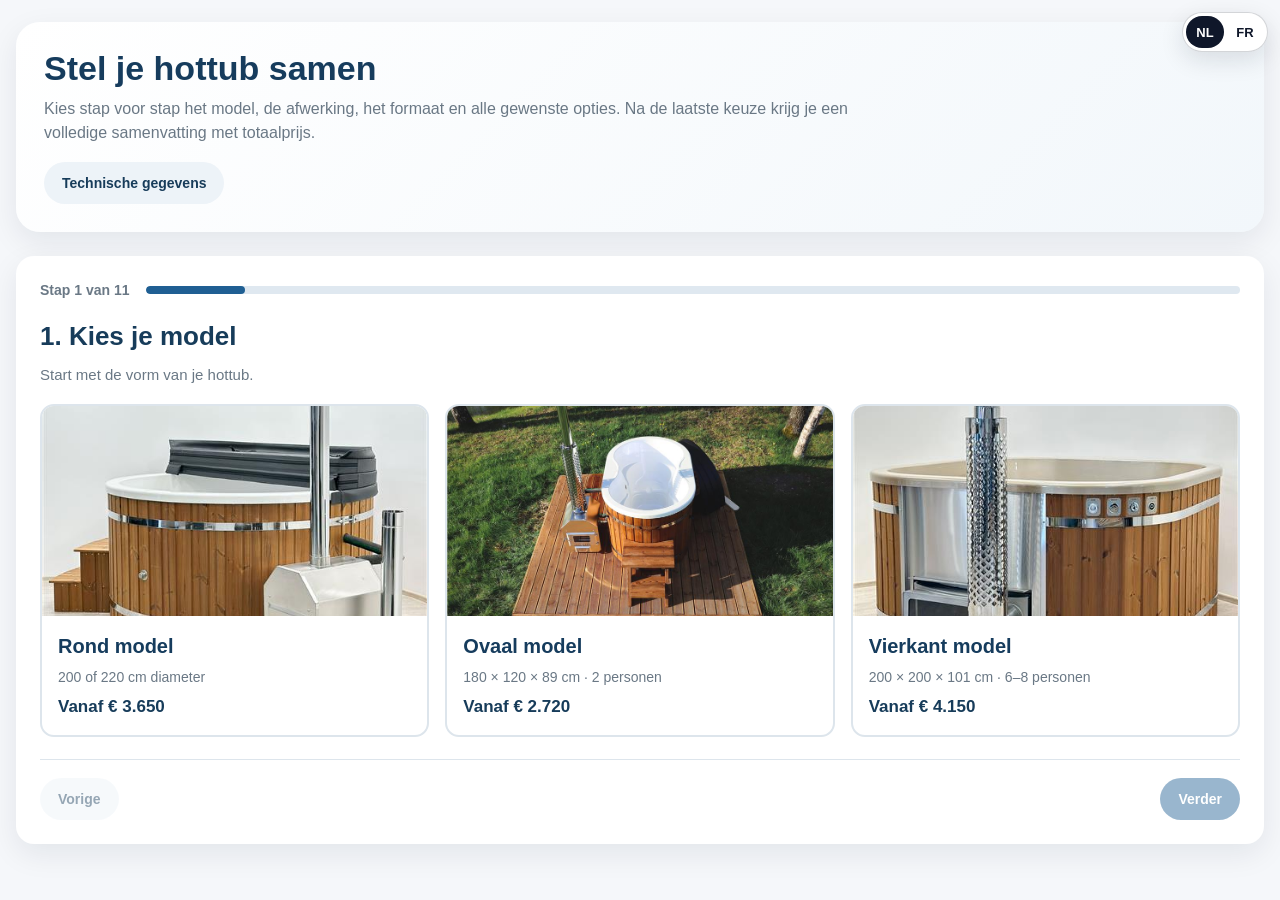
<file: hottub.html>
<!DOCTYPE html>
<html lang="nl">
<head>
  <meta charset="UTF-8" />
  <meta name="viewport" content="width=device-width, initial-scale=1.0" />
  <link rel="stylesheet" href="hottub.css?v=fr-20260731-3" />
  <title>Stel je hottub samen</title>
</head>
<body>
  <div class="page">
    <section class="hero">
      <h1>Stel je hottub samen</h1>
      <p>
        Kies stap voor stap het model, de afwerking, het formaat en alle gewenste opties.
        Na de laatste keuze krijg je een volledige samenvatting met totaalprijs.
      </p>
      <div class="hero-actions">
        <button id="technicalPrint" class="btn btn-secondary" type="button">Technische gegevens</button>
      </div>
    </section>

    <div class="layout" id="configLayout">
      <main class="main">

        <section class="section">
          <h2>1. Kies je model</h2>
          <p class="section-intro">Start met de vorm van je hottub.</p>
          <div class="grid-3">
            <label class="choice-card">
              <input type="radio" name="model" value="rond">
              <img src="images/hottub-fast/ronde-hottub.jpg" alt="Ronde hottub" loading="eager" decoding="async">
              <div class="choice-content">
                <h3>Rond model</h3>
                <p>200 of 220 cm diameter</p>
                <p class="choice-price">Vanaf € 3.650</p>
              </div>
            </label>

            <label class="choice-card">
              <input type="radio" name="model" value="ovaal">
              <img src="images/hottub-fast/ovale-hottub.jpg" alt="Ovale hottub" loading="eager" decoding="async">
              <div class="choice-content">
                <h3>Ovaal model</h3>
                <p>180 × 120 × 89 cm · 2 personen</p>
                <p class="choice-price">Vanaf € 2.720</p>
              </div>
            </label>

            <label class="choice-card">
              <input type="radio" name="model" value="vierkant">
              <img src="images/hottub-fast/square-hottub.jpg" alt="Vierkante hottub" loading="eager" decoding="async">
              <div class="choice-content">
                <h3>Vierkant model</h3>
                <p>200 × 200 × 101 cm · 6–8 personen</p>
                <p class="choice-price">Vanaf € 4.150</p>
              </div>
            </label>
          </div>
        </section>

        <section class="section">
          <h2>2. Kies je houtsoort</h2>
          <p class="section-intro">De prijs wordt later exact bepaald op basis van model en gekozen formaat.</p>
          <div class="auto-grid" id="woodOptions"></div>
        </section>

        <section class="section">
          <h2>3. Kies je diameter / formaat</h2>
          <p class="section-intro">De beschikbare afmetingen hangen af van het gekozen model.</p>
          <div class="grid-3" id="sizeOptions"></div>
        </section>

        <section class="section">
          <h2>4. Kies je kuipkleur</h2>
          <p class="section-intro">Geen prijsverschil tussen deze kleuren.</p>
          <div class="grid-3">
            <label class="choice-card">
              <input type="radio" name="kleur" value="Pearl White">
              <img src="images/hottub-fast/white.jpg" alt="Pearl White" loading="eager" decoding="async">
              <div class="choice-content">
              <h3>Pearl White</h3>
              <p>+ € 0</p>
              </div>
            </label>

            <label class="choice-card">
              <input type="radio" name="kleur" value="Metallic Grey">
              <img src="images/hottub-fast/grey.jpg" alt="Metallic Grey" loading="eager" decoding="async">
              <div class="choice-content">
              <h3>Metallic Grey</h3>
              <p>+ € 0</p>
              </div>
            </label>

            <label class="choice-card">
              <input type="radio" name="kleur" value="Metallic Gold" >
              <img src="images/hottub-fast/gold.jpg" alt="Metallic Gold" loading="eager" decoding="async">
              <div class="choice-content">
              <h3>Metallic Gold</h3>
              <p>+ € 0</p>
              </div>
            </label>
          </div>
        </section>

        <section class="section">
          <h2>5. Kies je opwarming</h2>
          <p class="section-intro">Kies eerst de gewenste manier van opwarmen. De exacte uitvoering kies je in de volgende stap.</p>
          <div class="grid-2">
            <label class="choice-card">
              <input type="radio" name="opwarming" value="extern" data-label="Externe houtkachel">
              <img src="images/configurator/opwarming-extern.webp" alt="Externe kachel" loading="lazy" decoding="async">
              <div class="choice-content">
                <h3>Extern</h3>
                <p>Houtkachel buiten de hottub voor extra ruimte binnenin.</p>
              </div>
            </label>

            <label class="choice-card">
              <input type="radio" name="opwarming" value="intern" data-label="Interne houtkachel">
              <div class="opwarming-intern-visual">
                <img class="opwarming-intern-photo" src="images/configurator/opwarming-intern.webp" alt="Interne kachel" loading="lazy" decoding="async">
              </div>
              <div class="choice-content">
                <h3>Intern</h3>
                <p>Geïntegreerde houtkachel met verhoogde zitplek.</p>
              </div>
            </label>

            <label class="choice-card">
              <input type="radio" name="opwarming" value="elektrisch" data-label="Elektrische opwarming">
              <img src="images/hottub-fast/gecko.jpg" alt="Elektrische Gecko" loading="eager" decoding="async">
              <div class="choice-content">
                <h3>Elektrisch</h3>
                <p>Volledig elektrisch</p>
              </div>
            </label>

            <label class="choice-card">
              <input type="radio" name="opwarming" value="hybride" data-label="Hybride opwarming">
              <div class="hybrid-heating-visual" aria-label="Geïntegreerde houtkachel plus elektrische Gecko-bediening">
                <img src="images/configurator/integrated-kachel.webp" alt="Geïntegreerde houtkachel" loading="lazy" decoding="async">
                <span class="hybrid-plus" aria-hidden="true">+</span>
                <img src="images/hottub-fast/gecko.jpg" alt="Elektrische Gecko-bediening" loading="eager" decoding="async">
              </div>
              <span class="badge">Combinatie</span>
              <div class="choice-content">
                <h3>Hybride</h3>
                <p>Houtkachel gecombineerd met een elektrische Gecko-verwarmer.</p>
              </div>
            </label>
          </div>
        </section>

        <section class="section">
          <h2>6. Kies je kachel</h2>
          <p class="section-intro" id="heaterIntro">Kies de uitvoering van je opwarming.</p>
          <div class="auto-grid" id="heaterOptions"></div>
        </section>

        <section class="section" id="massageSection">
          <h2>7. Kies je massage</h2>
          <p class="section-intro">Kies het gewenste jetsysteem. Prijzen worden later toegevoegd.</p>
          <div class="auto-grid">
            <label class="choice-card">
              <input type="checkbox" name="verlichting" value="199" data-label="1 hoofdled">
              <img src="images/configurator/hoofdled.webp" alt="Hoofdled" loading="lazy" decoding="async">
              <div class="choice-content">
                <h3>1 hoofdled</h3>
                <p>1 hoofdled in hottub</p>
                <p class="choice-price">+ € 199</p>
              </div>
            </label>

            <label class="choice-card">
              <input type="checkbox" name="verlichting" value="265" data-label="2 hoofdleds">
              <img src="images/configurator/hoofdled.webp" alt="Hoofdled" loading="lazy" decoding="async">
              <div class="choice-content">
                <h3>2 hoofdleds</h3>
                <p>2 hoofdleds in hottub</p>
                <p class="choice-price">+ € 265</p>
              </div>
            </label>

            <label class="choice-card">
              <input type="checkbox" name="verlichting" value="285" data-label="3 hoofdleds">
              <img src="images/configurator/hoofdled.webp" alt="Hoofdled" loading="lazy" decoding="async">
              <div class="choice-content">
                <h3>3 hoofdleds</h3>
                <p>3 hoofdleds in hottub</p>
                <p class="choice-price">+ € 285</p>
              </div>
            </label>

            <label class="choice-card">
              <input type="checkbox" name="verlichting" value="305" data-label="10 mini leds">
              <img src="images/configurator/mini-leds.webp" alt="Mini leds" loading="lazy" decoding="async">
              <div class="choice-content">
                <h3>10 mini leds</h3>
                <p>Fijne sfeerverlichting</p>
                <p class="choice-price">+ € 305</p>
              </div>
            </label>
          </div>
        </section>

        <section class="section" id="lightingSection">
          <h2>8. Kies je verlichting</h2>
          <p class="section-intro">Kies maximaal één hoofdledoptie. Je kunt 10 mini leds altijd bijkiezen.</p>
          <div class="auto-grid" id="lightingOptions"></div>
        </section>

        <section class="section">
          <h2>9. Kies je filtering</h2>
          <p class="section-intro">Voor helderder en proper water.</p>
          <div class="auto-grid">
            <label class="choice-card">
              <input type="radio" name="filter" value="0">
              <img src="images/configurator/geen-filtering.webp" alt="Geen filtering" loading="lazy" decoding="async">
              <div class="choice-content">
                <span class="badge">Standaard</span>
                <h3>Geen filtering</h3>
                <p>Zonder filtersysteem</p>
                <p class="choice-price">+ € 0</p>
              </div>
            </label>

            <label class="choice-card">
              <input type="radio" name="filter" value="405">
              <img src="images/hottub-fast/filter.jpg" alt="Zandfilter" loading="eager" decoding="async">
              <div class="choice-content">
                <h3>Zandfilter</h3>
                <p>Extra filtering van het water</p>
                <p class="choice-price">+ € 405</p>
              </div>
            </label>

            <label class="choice-card">
              <input type="radio" name="filter" value="830">
              <img src="images/hottub-fast/filter.jpg" alt="Zandfilter met UV" loading="eager" decoding="async">
              <div class="choice-content">
                <h3>Zandfilter + UV-filter</h3>
                <p>Extra waterbehandeling</p>
                <p class="choice-price">+ € 830</p>
              </div>
            </label>
          </div>
        </section>

        <section class="section">
          <h2>10. Kies je cover</h2>
          <p class="section-intro">Kies de gewenste afdekking.</p>
          <div class="auto-grid">
            <label class="choice-card">
              <input type="radio" name="cover" value="620">
              <img src="images/configurator/thermocover.webp" alt="Thermocover" loading="lazy" decoding="async">
              <div class="choice-content">
                <h3>Thermo Cover</h3>
                <p>Isolerende cover</p>
                <p class="choice-price">+ € 620</p>
              </div>
            </label>

          </div>
        </section>

        <section class="section">
          <h2>11. Kies je extra accessoires</h2>
          <p class="section-intro">Werk je hottub verder af met extra opties.</p>
          <div class="auto-grid">
            <label class="choice-card">
              <input type="checkbox" name="extra" value="210" data-label="Filterbox">
              <img src="images/hottub-fast/filterbox.jpg" alt="Filterbox" loading="eager" decoding="async">
              <div class="choice-content">
                <h3>Filterbox</h3>
                <p>Strakke afwerking</p>
                <p class="choice-price">+ € 210</p>
              </div>
            </label>

            <label class="choice-card">
              <input type="checkbox" name="extra" value="180" data-label="Beitsen">
              <img src="images/hottub-fast/beits.jpg" alt="Beits" loading="eager" decoding="async">
              <div class="choice-content">
              <h3>Beitsen</h3>
              <div class="meta">Beschermende afwerking van het hout</div>
              <div class="price">+ € 180</div>
              </div>
            </label>

            <label class="choice-card">
              <input type="checkbox" name="extra" value="180" data-label="RVS banden">
              <img src="images/hottub-fast/rvs-banden.jpg" alt="RVS banden" loading="eager" decoding="async">
              <div class="choice-content">
                <h3>RVS banden</h3>
                <p>Strakke metalen afwerking</p>
                <p class="choice-price">+ € 180</p>
              </div>
            </label>

            <label class="choice-card">
              <input type="checkbox" name="extra" value="95" data-label="Kachelbescherming">
              <img src="images/hottub-fast/kachel-bescherming.jpg" alt="Kachelbescherming" loading="eager" decoding="async">
              <div class="choice-content">
                <h3>Kachelbescherming</h3>
                <p class="choice-price">+ € 95</p>
              </div>
            </label>

            <label class="choice-card">
              <input type="checkbox" name="extra" value="80" data-label="+1m rookkanaal">
              <img src="images/configurator/rookkanaal-1m.webp" alt="1 meter rookkanaal" loading="lazy" decoding="async">
              <div class="choice-content">
              <h3>+1 m rookkanaal</h3>
              <div class="meta">Extra lengte</div>
              <div class="price">+ € 80</div>
              </div>
            </label>

            <label class="choice-card" id="wifiAccessory">
              <input type="checkbox" name="extra" value="255" data-label="Gecko Wifi systeem">
              <img src="images/Gecko wifi.webp" alt="Gecko wifi systeem" loading="eager" decoding="async">
              <div class="choice-content">
                <h3>Gecko Wifi systeem</h3>
                <p>Bediening via smartphone</p>
                <p class="choice-price">+ € 255</p>
              </div>
            </label>
            <label class="choice-card">
              <input type="checkbox" name="extra" value="149" data-label="Instapbeugel">
              <img src="images/configurator/instapbeugel.webp" alt="Instapbeugel" loading="lazy" decoding="async">
              <div class="choice-content">
                <h3>Instapbeugel</h3>
                <p class="choice-price">+ € 149</p>
              </div>
            </label>
          </div>

          <p class="section-intro" style="margin-top:18px;">
            Onze hottubs worden standaard geleverd met 2 m RVS rookkanaal, trapje, minibar, thermometer en waterafvoer.
          </p>
        </section>
      </main>

      <aside class="summary" id="finalSummary" aria-live="polite">
        <h2>Je samenstelling</h2>
        <p class="section-intro">Controleer hieronder alle gekozen opties.</p>

        <div class="final-summary-cards" id="finalSummaryCards"></div>

        <div class="total-box">
          <small>Totaalprijs</small>
          <strong id="totalPrice">€ 4.345</strong>
        </div>

        <div class="summary-list" id="summaryList"></div>

        <div class="summary-actions">
          <button id="offerPrint" class="btn btn-primary" type="button">Print offerte</button>
          <!-- <button class="btn btn-primary" type="button">Offerte aanvragen</button> -->
          <button class="btn btn-secondary" type="button" id="resetBtn">Opnieuw beginnen</button>
        </div>       
      </aside>
    </div>
  </div>

  <script src="i18n.js?v=fr-20260621c"></script>
  <script src="hottub.js?v=combijets-995-20261109"></script>
</body>
</html>
</file>
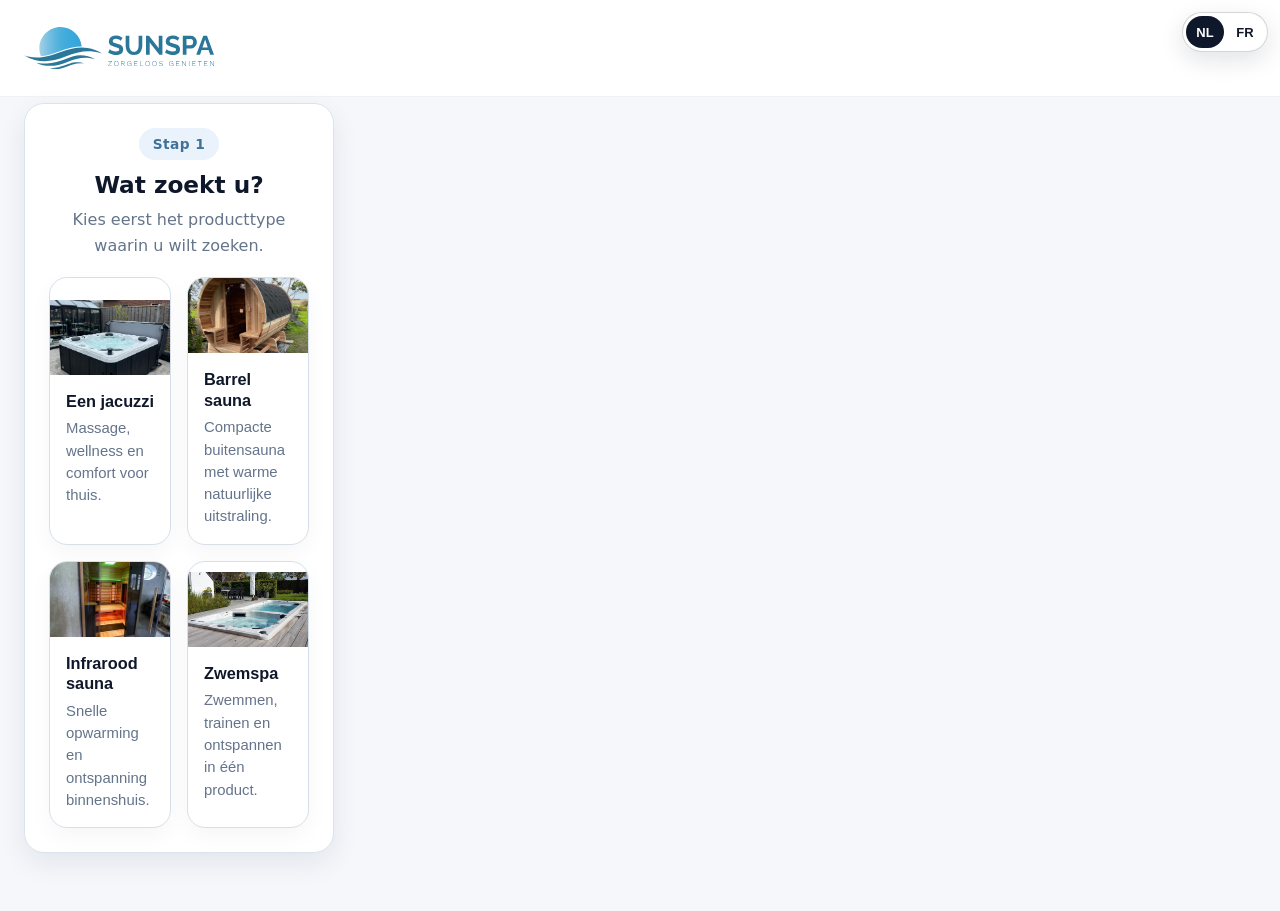
<file: oppervlakte.html>
<!doctype html>
<html lang="nl">
<head>
  <meta charset="utf-8" />
  <meta name="viewport" content="width=device-width, initial-scale=1" />
  <title>Keuzehulp | Sunspa Catalogus</title>
  <link rel="stylesheet" href="oppervlakte.css" />
</head>
<body>
  <header class="header">
    <div class="container header-row">
      <div class="brand">
        <img src="logo.svg" alt="Sunspa Benelux logo" class="logo" />
      </div>
    </div>
  </header>

  <main class="wizard-page compact-wizard-page">
    <section class="wizard-main compact-wizard-main">
      <div class="container wizard-single-layout no-sidebar compact-layout">
        <section class="wizard-screen-wrap">
          <section class="wizard-screen is-active" id="screen-type">
            <div class="wizard-step-card wizard-step-card-large compact-step-card">
              <div class="step-head step-head-centered compact-step-head">
                <div>
                  <div class="step-kicker">Stap 1</div>
                  <h2>Wat zoekt u?</h2>
                  <p>Kies eerst het producttype waarin u wilt zoeken.</p>
                </div>
              </div>
              <div class="option-grid option-grid-hero compact-option-grid" id="typeOptions"></div>
            </div>
          </section>

          <section class="wizard-screen" id="screen-size">
            <div class="wizard-step-card compact-step-card">
              <div class="step-head compact-step-head">
                <div>
                  <button type="button" class="ghost-btn" data-back="type">Vorige stap</button>
                  <div class="step-kicker">Stap 2</div>
                  <h2>Welke afmeting wenst u?</h2>
                  <p>Kies de afmetingscategorie die het best bij uw ruimte past.</p>
                </div>
              </div>
              <div class="option-grid compact-option-grid" id="sizeOptions"></div>
            </div>
          </section>

          <section class="wizard-screen" id="screen-extra">
            <div class="wizard-step-card compact-step-card">
              <div class="step-head compact-step-head">
                <div>
                  <div class="screen-actions compact-last-actions">
                    <button type="button" class="ghost-btn" data-back="size">Vorige stap</button>
                  </div>
                  <div class="step-kicker">Stap 3</div>
                  <h2>Laatste voorkeur</h2>
                  <p id="step4Description">Kies een extra voorkeur om uw selectie verder te verfijnen.</p>
                </div>
              </div>
              <div class="option-grid compact-option-grid" id="extraOptions"></div>
            </div>
          </section>

          <section class="wizard-screen" id="screen-results">
            <section class="result-head-card">
              <div>
                <div class="screen-actions">
                  <button type="button" class="ghost-btn" data-back="extra">Vorige stap</button>
                </div>
                <div class="step-kicker">Stap 4</div>
                <h2>Uw resultaten</h2>
                <p id="resultMeta">Hier verschijnen de modellen die passen bij uw keuze.</p>
              </div>
            </section>

            <section class="result-grid" id="resultGrid"></section>

            <section class="result-empty-card" id="emptyState" hidden>
              <h3>Geen exacte match gevonden</h3>
              <p>Pas één van uw keuzes aan of ga een stap terug.</p>
            </section>

            <section class="result-empty-card" id="errorBox" hidden>
              <h3>Fout bij laden</h3>
              <p id="errorText"></p>
            </section>
          </section>
        </section>
      </div>
    </section>
  </main>

  <template id="resultCardTemplate">
    <article class="result-card">
      <a class="result-card-link">
        <div class="result-image-wrap">
          <img class="result-image" alt="" loading="lazy" />
          <div class="result-badge"></div>
        </div>
        <div class="result-body">
          <h3 class="result-title"></h3>
          <div class="result-price"></div>
          <div class="result-spec-list"></div>
          <div class="result-cta">Bekijk product</div>
        </div>
      </a>
    </article>
  </template>

  <script src="i18n.js?v=fr-20260621c"></script>
  <script src="oppervlakte.js?v=fr-20260621"></script>
</body>
</html>
</file>
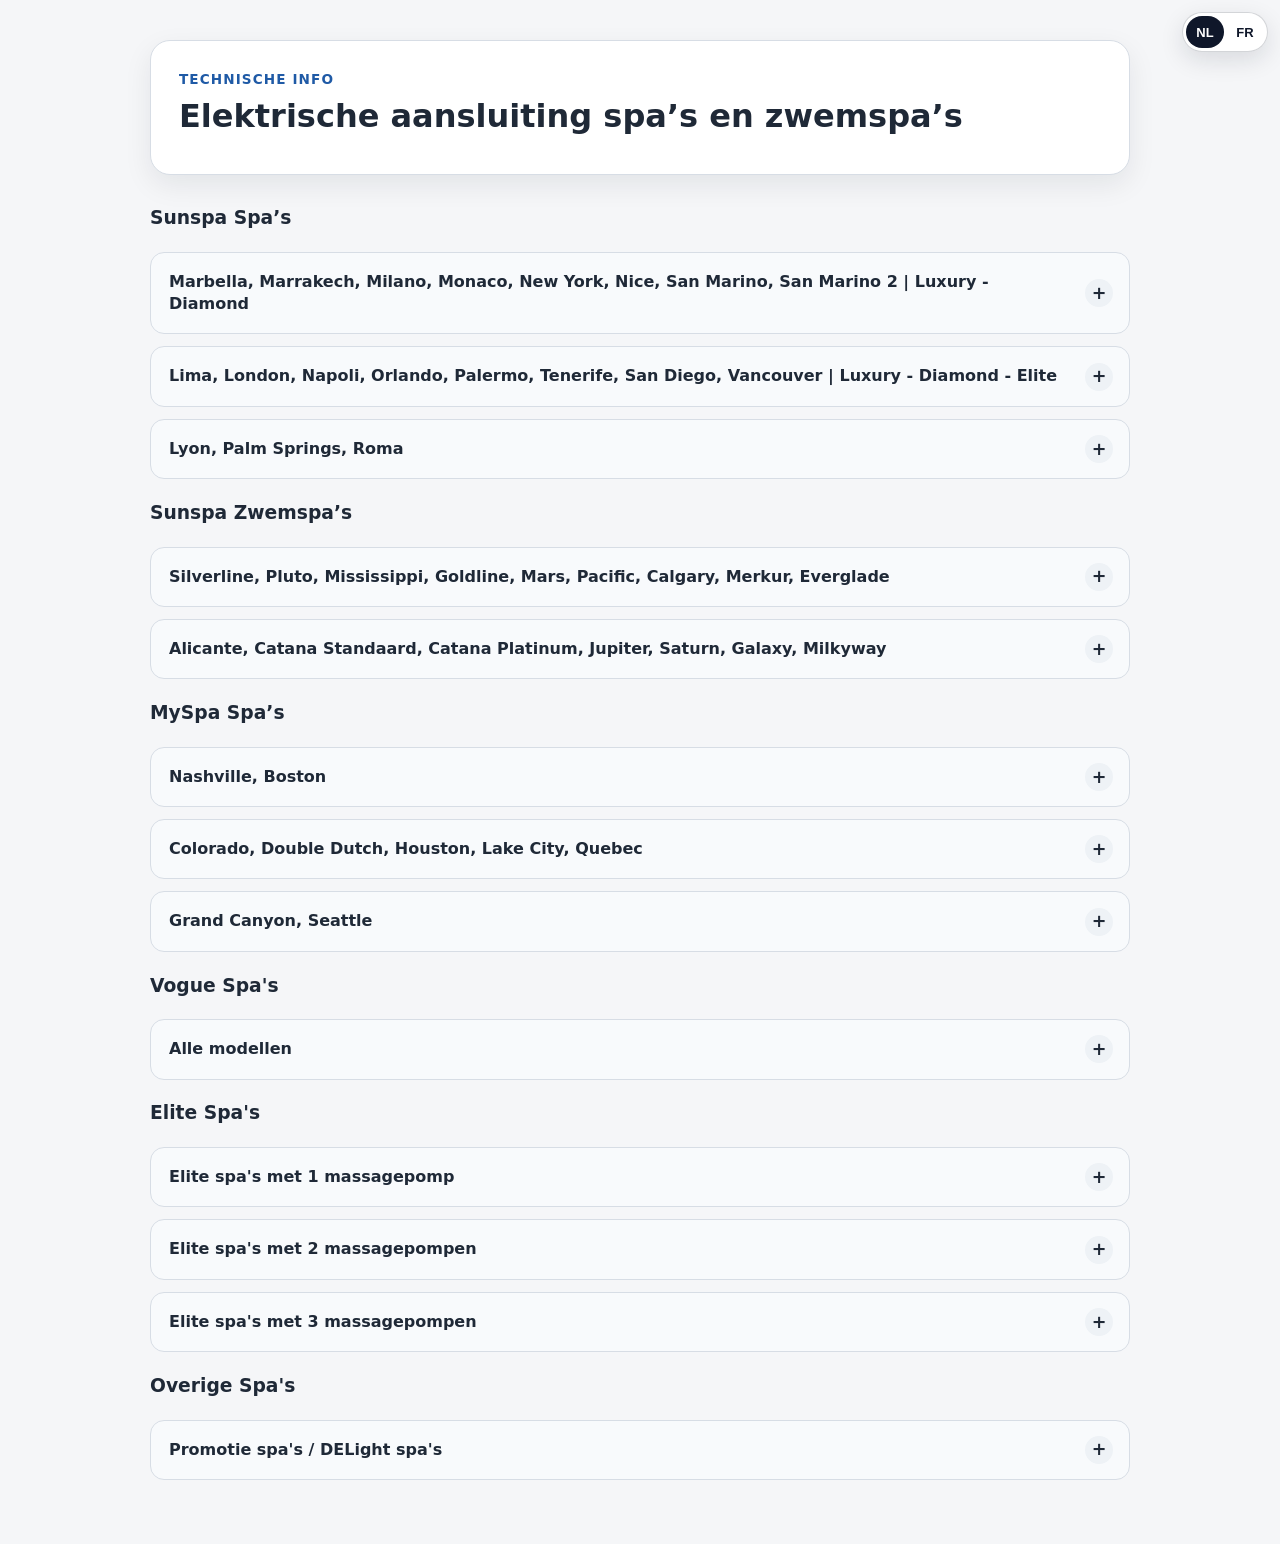
<file: stroom.html>
<!doctype html>
<html lang="nl">
<head>
  <meta charset="utf-8" />
  <meta name="viewport" content="width=device-width, initial-scale=1" />
  <title>Elektrische aansluiting | Sunspa Catalogus</title>
  <link rel="stylesheet" href="stroom.css" />
</head>
<body>
  <main class="page">
    <div class="container">
      <header class="page-header">
        <p class="eyebrow">Technische info</p>
        <h1>Elektrische aansluiting spa’s en zwemspa’s</h1>
      </header>

      <section class="content-block">
        <h3 class="accordion_title">Sunspa Spa’s</h3>
        <div class="accordion">
          <details class="accordion-item">
            <summary>Marbella, Marrakech, Milano, Monaco, New York, Nice, San Marino, San Marino 2 | Luxury - Diamond</summary>
            <div class="accordion-content">
              <p><strong>Luxury – Diamond (Balboa BP):</strong><br>1x fase 20 amp. C karakteristiek: (1x fase, 1x nul en aarde)<br>OF<br>2x fase 16 amp. C karakteristiek: (2x fase, 2x nul en aarde)<br>OF<br>3x fase 16 amp. C karakteristiek (<em>krachtstroom)</em>: (3x fase, 1x nul en aarde)</p>
            </div>
          </details>

          <details class="accordion-item">
            <summary>Lima, London, Napoli, Orlando, Palermo, Tenerife, San Diego, Vancouver | Luxury - Diamond - Elite</summary>
            <div class="accordion-content">
              <p><strong>Luxury – Diamond – Elite (Balboa BP):</strong><br>1x fase 25 amp. C karakteristiek: (1x fase, 1x nul en aarde)<br>OF<br>2x fase 16 amp. C karakteristiek: (2x fase, 2x nul en aarde)<br>OF<br>3x fase 16 amp. C karakteristiek (<em>krachtstroom):</em> (3x fase, 1x nul en aarde)</p>
            </div>
          </details>

          <details class="accordion-item">
            <summary>Lyon, Palm Springs, Roma</summary>
            <div class="accordion-content">
              <p><strong>Luxury – Diamond – Elite (Balboa BP):<br></strong>3x fase 16 amp. C karakteristiek (<em>krachtstroom):</em> (3x fase, 1x nul en aarde)<br>OF<br>3x fase 20 amp. C karakteristiek (<em>krachtstroom): </em>(3x fase, 1x nul en aarde) <br>OF<br>2x fase 20 amp. C karakteristiek: (2x fase, 2x nul en aarde) </p>
            </div>
          </details>
        </div>

        <div class="section-gap"></div>

        <h3 class="accordion_title">Sunspa Zwemspa’s</h3>
        <div class="accordion">
          <details class="accordion-item">
            <summary>Silverline, Pluto, Mississippi, Goldline, Mars, Pacific, Calgary, Merkur, Everglade</summary>
            <div class="accordion-content">
              <p>3x fase 20 amp. C karakteristiek (<em>krachtstroom):</em> (3x fase, 1x nul en aarde) <br>OF<br>2x fase 20 amp. C karakteristiek: (2x fase, 2x nul en aarde) </p>
            </div>
          </details>

          <details class="accordion-item">
            <summary>Alicante, Catana Standaard, Catana Platinum, Jupiter, Saturn, Galaxy, Milkyway</summary>
            <div class="accordion-content">
              <p><strong>Voor het spa gedeelte:</strong><br>1x fase 25 amp. C karakteristiek: (1x fase, 1x nul en aarde)<br>OF<br>2x fase16 amp. C karakteristiek: (2x fase, 2x nul en aarde)<br>OF<br>3x fase16 amp. C karakteristiek (<em>krachtstroom): </em>(3x fase, 1x nul en aarde)</p>
              <p><strong>Voor het zwemgedeelte:</strong><br>3x 220 (380) volt 16 amp. C karakteristiek (<em>krachtstroom):</em> (3x fase, 1x nul en aarde) <br>OF<br>2x 20 amp. C karakteristiek: (2x fase, 2x nul en aarde) </p>
            </div>
          </details>
        </div>

        <div class="section-gap"></div>

        <h3 class="accordion_title">MySpa Spa’s</h3>
        <div class="accordion">
          <details class="accordion-item">
            <summary>Nashville, Boston</summary>
            <div class="accordion-content">
              <p>1x fase 20 amp. C karakteristiek: (1x fase, 1x nul en aarde)<br>OF<br>2x fase16 amp. C karakteristiek: (2x fase, 2x nul en aarde)<br>OF<br>3x fase 16 amp. C karakteristiek (<em>krachtstroom)</em>: (3x fase, 1x nul en aarde)</p>
            </div>
          </details>

          <details class="accordion-item">
            <summary>Colorado, Double Dutch, Houston, Lake City, Quebec</summary>
            <div class="accordion-content">
              <p>1x fase 25 amp. C karakteristiek: (1x fase, 1x nul en aarde)<br>OF<br>2x fase16 amp. C karakteristiek: (2x fase, 2x nul en aarde)<br>OF<br>3x fase16 amp. C karakteristiek (<em>krachtstroom):</em>&nbsp;(3x fase, 1x nul en aarde)</p>
            </div>
          </details>

          <details class="accordion-item">
            <summary>Grand Canyon, Seattle</summary>
            <div class="accordion-content">
              <p>3x fase 16 amp. C karakteristiek (<em>krachtstroom): </em>(3x fase, 1x nul en aarde)</p>
              <p>OF</p>
              <p>3x fase 20 amp. C karakteristiek (<em>krachtstroom): </em>(3x fase, 1x nul en aarde) </p>
              <p>OF</p>
              <p>2x fase 20 amp. C karakteristiek: (2x fase, 2x nul en aarde) <br></p>
          </details>
        </div>

        <div class="section-gap"></div>

        <h3 class="accordion_title">Vogue Spa's</h3>
        <div class="accordion">
          <details class="accordion-item">
            <summary>Alle modellen</summary>
            <div class="accordion-content">
              <p>3x fase 16 amp. C karakteristiek (<em>krachtstroom):</em> (3x fase, 1x nul en aarde) <br>OF<br>2x fase 16 amp. C karakteristiek: (2x fase, 2x nul en aarde) <br>OF</p>
              <p>1x 25 amp. C karakteristiek: (1x fase, 1x nul en aarde) </p>
            </div>
          </details>
        </div>

        <div class="section-gap"></div>

        <h3 class="accordion_title">Elite Spa's</h3>
        <div class="accordion">
          <details class="accordion-item">
            <summary>Elite spa's met 1 massagepomp</summary>
            <div class="accordion-content">
              <p><strong>1 massagepomp:</strong><br>1x fase 20 amp. C karakteristiek: (1x fase, 1x nul en aarde)<br>OF<br>2x fase 16 amp. C karakteristiek: (2x fase, 2x nul en aarde)<br>OF<br>3x fase 16 amp. C karakteristiek: (3x fase, 1x nul en aarde)</p>
            </div>
          </details>

          <details class="accordion-item">
            <summary>Elite spa's met 2 massagepompen</summary>
            <div class="accordion-content">
              <p><strong>2 massagepompen:</strong><br>3x fase 16 amp. C karakteristiek (<em>krachtstroom</em>): (3x fase, 1x nul en aarde)<br>OF<br>2x fase 16 amp. C karakteristiek: (2x fase, 2x nul en aarde)<br>OF<br>1x 25 amp. C karakteristiek: (1x fase, 1x nul en aarde)</p>
            </div>
          </details>

          <details class="accordion-item">
            <summary>Elite spa's met 3 massagepompen</summary>
            <div class="accordion-content">
              <p><strong>3 massagepompen:</strong><br>3x fase 16 amp. C karakteristiek (<em>krachtstroom</em>): (3x fase, 1x nul en aarde)<br>OF<br>2x fase 20 amp. C karakteristiek: (2x fase, 2x nul en aarde)</p>
            </div>
          </details>
        </div>

        <h3 class="accordion_title">Overige Spa's</h3>
        <div class="accordion">
          <details class="accordion-item">
            <summary>Promotie spa's / DELight spa's</summary>
            <div class="accordion-content">
              <p>1x fase 20 amp. C karakteristiek: (1x fase, 1x nul en aarde)<br>OF<br>2x fase 16 amp. C karakteristiek: (2x fase, 2x nul en aarde)<br>OF<br>3x fase 16 amp. C karakteristiek: (3x fase, 1x nul en aarde)</p>
            </div>
          </details>
        </div>
      </section>
    </div>
  </main>
  <script src="i18n.js?v=fr-20260621c"></script>
</body>
</html>
</file>
<file: hottub.css>
:root {
      --bg: #f5f7fa;
      --card: #ffffff;
      --text: #1d2b36;
      --muted: #6a7885;
      --line: #dde5ec;
      --brand: #1f5f93;
      --brand-soft: rgba(31, 95, 147, 0.12);
      --shadow: 0 10px 30px rgba(14, 28, 45, 0.08);
      --radius: 18px;
      --radius-sm: 14px;
    }

    * {
      box-sizing: border-box;
    }

    html {
      scroll-behavior: smooth;
    }

    body {
      margin: 0;
      font-family: Arial, sans-serif;
      background: var(--bg);
      color: var(--text);
      line-height: 1.45;
    }

    .page {
      max-width: 1320px;
      margin: 0 auto;
      padding: 22px 16px 48px;
    }

    .hero {
      background: linear-gradient(135deg, #ffffff 0%, #f2f7fb 100%);
      border-radius: 24px;
      box-shadow: var(--shadow);
      padding: 28px;
      margin-bottom: 24px;
    }

    .hero h1 {
      margin: 0 0 10px;
      color: #163c5d;
      font-size: 34px;
      line-height: 1.1;
    }

    .hero p {
      margin: 0;
      max-width: 860px;
      color: var(--muted);
      font-size: 16px;
    }

    .hero-actions {
      display: flex;
      flex-wrap: wrap;
      gap: 10px;
      margin-top: 18px;
    }

    .layout {
      display: block;
    }

    .main {
      display: grid;
      gap: 20px;
    }

    .section {
      background: var(--card);
      border-radius: var(--radius);
      box-shadow: var(--shadow);
      padding: 24px;
    }

    .section:not(.is-active) {
      display: none;
    }

    .wizard-progress {
      display: flex;
      align-items: center;
      justify-content: space-between;
      gap: 16px;
      margin-bottom: 18px;
      color: var(--muted);
      font-size: 14px;
      font-weight: 700;
    }

    .wizard-progress-bar {
      flex: 1;
      height: 8px;
      border-radius: 999px;
      background: #dfe8f0;
      overflow: hidden;
    }

    .wizard-progress-fill {
      display: block;
      height: 100%;
      width: 0;
      border-radius: inherit;
      background: var(--brand);
      transition: width 0.2s ease;
    }

    .section h2 {
      margin: 0 0 8px;
      color: #173c5a;
      font-size: 26px;
    }

    .section-intro {
      margin: 0 0 18px;
      color: var(--muted);
      font-size: 15px;
    }

    .grid-2,
    .grid-3,
    .grid-4,
    .auto-grid {
      display: grid;
      gap: 16px;
    }

    .grid-2 {
      grid-template-columns: repeat(2, minmax(0, 1fr));
    }

    .grid-3 {
      grid-template-columns: repeat(3, minmax(0, 1fr));
    }

    .grid-4 {
      grid-template-columns: repeat(4, minmax(0, 1fr));
    }

    .auto-grid {
      grid-template-columns: repeat(3, minmax(0, 1fr));
    }

    .choice-card,
    .simple-card,
    .swatch-card {
      position: relative;
      display: block;
      background: #fff;
      border: 2px solid var(--line);
      border-radius: var(--radius-sm);
      overflow: hidden;
      cursor: pointer;
      transition: transform 0.18s ease, box-shadow 0.18s ease, border-color 0.18s ease;
    }

    #wifiAccessory[hidden] {
      display: none !important;
    }

    .choice-card:hover,
    .simple-card:hover,
    .swatch-card:hover {
      transform: translateY(-2px);
      box-shadow: 0 10px 24px rgba(0,0,0,0.08);
      border-color: #bfd0df;
    }

    .choice-card input,
    .simple-card input,
    .swatch-card input {
      position: absolute;
      inset: 0;
      opacity: 0;
      pointer-events: none;
    }

    .choice-card:has(input:checked),
    .simple-card:has(input:checked),
    .swatch-card:has(input:checked) {
      border-color: var(--brand);
      box-shadow: 0 0 0 4px var(--brand-soft);
    }

    .choice-card img {
      width: 100%;
      height: 210px;
      object-fit: cover;
      display: block;
      background: #edf3f7;
    }

    .opwarming-intern-visual {
      height: 210px;
      overflow: hidden;
      background: #edf3f7;
    }

    .choice-card .opwarming-intern-visual .opwarming-intern-photo {
      width: 100%;
      height: 210px;
      min-height: 0;
      transform: scale(1.38);
      transform-origin: 64% 66%;
    }

    .hybrid-heating-visual {
      display: grid;
      grid-template-columns: minmax(0, 1fr) 46px minmax(0, 1fr);
      align-items: stretch;
      height: 210px;
      overflow: hidden;
      background: #edf3f7;
    }

    .choice-card .hybrid-heating-visual img {
      width: 100%;
      height: 210px;
      min-height: 0;
      object-fit: cover;
    }

    .choice-card .hybrid-heating-visual img:last-child {
      object-fit: cover;
      background: #ffffff;
      padding: 0;
    }

    .hybrid-plus {
      display: grid;
      place-items: center;
      align-self: stretch;
      color: #ffffff;
      background: #173c5a;
      font-size: 34px;
      font-weight: 800;
      line-height: 1;
    }

    .air-jets-photo {
      position: relative;
      display: flex;
      justify-content: center;
      width: 100%;
      height: 210px;
      overflow: hidden;
      background: #e5e7eb;
    }

    .choice-card .air-jets-photo img {
      width: auto;
      max-width: 100%;
      height: 100%;
      min-height: 0;
      object-fit: contain;
    }

    .air-jet-marker {
      position: absolute;
      width: 27px;
      height: 27px;
      border: 5px solid #ef1c1c;
      border-radius: 50%;
      pointer-events: none;
      transform: translate(-50%, -50%);
      box-sizing: border-box;
    }

    /* Posities op de ongewijzigde, staande bronfoto. */
    .air-jet-marker-left {
      left: calc(50% - 24.5px);
      top: 83.3%;
    }

    .air-jet-marker-right {
      left: calc(50% + 54.5px);
      top: 59.7%;
    }

    .choice-content {
      padding: 16px;
    }

    .choice-content h3 {
      margin: 0 0 6px;
      font-size: 20px;
      color: #163c5d;
    }

    .choice-content p {
      margin: 0;
      color: var(--muted);
      font-size: 14px;
    }

    .choice-price {
      margin-top: 8px !important;
      font-weight: 700;
      color: #173c5a !important;
      font-size: 17px !important;
    }

    .simple-card {
      padding: 16px;
      min-height: 118px;
    }

    .simple-card h3 {
      margin: 0 0 7px;
      font-size: 19px;
      color: #173c5a;
    }

    .simple-card .meta {
      color: var(--muted);
      font-size: 14px;
      margin-bottom: 8px;
    }

    .simple-card .price {
      font-weight: 700;
      color: #173c5a;
      font-size: 18px;
    }

    .heater-upgrade-card > img {
      display: block;
      width: 100%;
      height: 180px;
      margin: 0 0 12px;
      object-fit: contain;
      background: #ffffff;
      border-radius: 8px;
    }

    .badge {
      display: inline-block;
      padding: 6px 10px;
      border-radius: 999px;
      background: #edf4fa;
      color: var(--brand);
      font-size: 12px;
      font-weight: 700;
      margin-bottom: 10px;
    }

    .swatch-card {
      padding: 16px;
      min-height: 130px;
    }

    .swatch-preview {
      width: 100%;
      height: 52px;
      border-radius: 999px;
      border: 1px solid rgba(0,0,0,0.08);
      margin-bottom: 14px;
    }

    .swatch-card h3 {
      margin: 0 0 6px;
      font-size: 18px;
      color: #173c5a;
    }

    .swatch-card p {
      margin: 0;
      font-size: 14px;
      color: var(--muted);
    }

    .summary {
      display: none;
      position: static;
      background: var(--card);
      border-radius: 20px;
      box-shadow: var(--shadow);
      padding: 22px;
    }

    .summary.is-active {
      display: block;
    }

    .summary h2 {
      margin: 0 0 14px;
      font-size: 24px;
      color: #173c5a;
    }

    .total-box {
      padding: 18px;
      border-radius: 16px;
      background: #f2f7fb;
      border: 1px solid #d6e4f0;
      margin-bottom: 18px;
    }

    .total-box small {
      display: block;
      color: var(--muted);
      margin-bottom: 6px;
      font-size: 13px;
    }

    .total-box strong {
      display: block;
      font-size: 34px;
      color: #173c5a;
      line-height: 1.1;
    }

    .summary-list {
      display: grid;
      gap: 10px;
    }

    .final-summary-cards {
      display: grid;
      grid-template-columns: repeat(2, minmax(0, 1fr));
      gap: 12px;
      margin-bottom: 18px;
    }

    .final-summary-card {
      display: grid;
      grid-template-columns: 92px minmax(0, 1fr) auto;
      gap: 14px;
      align-items: center;
      padding: 12px;
      border: 1px solid var(--line);
      border-radius: var(--radius-sm);
      background: #fff;
      min-height: 96px;
    }

    .final-summary-card img,
    .final-summary-thumb-fallback {
      width: 92px;
      height: 72px;
      border-radius: 10px;
      object-fit: cover;
      background: #edf3f7;
      display: grid;
      place-items: center;
      color: var(--brand);
      font-weight: 800;
      font-size: 13px;
      text-align: center;
      padding: 8px;
    }

    .final-summary-card small {
      display: block;
      margin-bottom: 4px;
      color: var(--muted);
      font-size: 12px;
      font-weight: 700;
      text-transform: uppercase;
    }

    .final-summary-card strong {
      display: block;
      color: #173c5a;
      font-size: 17px;
      line-height: 1.2;
    }

    .final-summary-card .summary-card-price {
      color: #173c5a;
      font-weight: 800;
      white-space: nowrap;
      text-align: right;
    }

    .summary-row {
      display: flex;
      justify-content: space-between;
      gap: 12px;
      align-items: flex-start;
      border-bottom: 1px solid var(--line);
      padding-bottom: 10px;
      font-size: 14px;
    }

    .summary-row .left {
      color: var(--muted);
      min-width: 100px;
    }

    .summary-row .right {
      text-align: right;
      color: #173c5a;
      font-weight: 700;
    }

    .summary-note {
      margin-top: 18px;
      color: var(--muted);
      font-size: 13px;
    }

    .summary-actions {
      display: flex;
      gap: 10px;
      flex-wrap: wrap;
      margin-top: 18px;
    }

    .wizard-actions {
      display: flex;
      justify-content: space-between;
      gap: 12px;
      margin-top: 22px;
      padding-top: 18px;
      border-top: 1px solid var(--line);
    }

    .btn {
      appearance: none;
      border: none;
      border-radius: 999px;
      padding: 13px 18px;
      font-weight: 700;
      cursor: pointer;
      font-size: 14px;
    }

    .btn[disabled] {
      cursor: not-allowed;
      opacity: 0.45;
    }

    .btn:hover {
      filter: brightness(0.97);
    }

    .btn-primary {
      background: var(--brand);
      color: #fff;
    }

    .btn-secondary {
      background: #edf3f8;
      color: #173c5a;
    }

    .hidden {
      display: none !important;
    }

    @media (min-width: 900px) and (min-height: 1200px) {
      .page {
        max-width: 1080px;
        padding: 30px 24px 56px;
      }

      .section,
      .summary {
        padding: 30px;
      }

      .choice-card img {
        height: 260px;
      }

      .btn {
        min-height: 58px;
        padding: 16px 26px;
        font-size: 17px;
      }
    }

    @media (max-width: 699px) {
      .grid-4,
      .grid-3,
      .grid-2 {
        grid-template-columns: 1fr;
      }

      .auto-grid {
        grid-template-columns: 1fr;
      }

      .choice-card img {
        height: 190px;
      }

      .hero h1 {
        font-size: 28px;
      }

      .section {
        padding: 18px;
      }
    }

    @media (max-width: 699px) {
      .page {
        padding: 10px 10px 28px;
      }

      .hero {
        margin-bottom: 12px;
        padding: 18px;
        border-radius: 18px;
      }

      .hero h1 {
        font-size: 25px;
      }

      .hero p {
        font-size: 14px;
      }

      .hero-actions,
      .summary-actions {
        display: grid;
        grid-template-columns: 1fr;
      }

      .layout,
      .main {
        gap: 12px;
      }

      .summary {
        padding: 14px;
        border-radius: 16px;
      }

      .summary h2 {
        margin-bottom: 10px;
        font-size: 20px;
      }

      .total-box {
        margin-bottom: 12px;
        padding: 12px;
      }

      .total-box strong {
        font-size: 28px;
      }

      .summary-list {
        gap: 8px;
      }

      .summary-row {
        gap: 8px;
        padding-bottom: 8px;
        font-size: 13px;
      }

      .summary-row .left {
        min-width: 86px;
      }

      .summary-note {
        display: none;
      }

      .final-summary-cards {
        grid-template-columns: 1fr;
      }

      .final-summary-card {
        grid-template-columns: 78px minmax(0, 1fr);
      }

      .final-summary-card img,
      .final-summary-thumb-fallback {
        width: 78px;
        height: 64px;
      }

      .final-summary-card .summary-card-price {
        grid-column: 2;
        text-align: left;
      }

      .section {
        padding: 16px;
        border-radius: 16px;
      }

      .section h2 {
        font-size: 21px;
        line-height: 1.15;
      }

      .section-intro {
        margin-bottom: 12px;
        font-size: 14px;
      }

      .grid-2,
      .grid-3,
      .grid-4,
      .auto-grid {
        gap: 10px;
      }

      .choice-card {
        display: grid;
        grid-template-columns: 112px minmax(0, 1fr);
        min-height: 116px;
      }

      .choice-card:not(:has(img)) .choice-content {
        grid-column: 1 / -1;
      }

      .choice-card img {
        width: 112px;
        height: 100%;
        min-height: 116px;
        object-fit: cover;
      }

      .opwarming-intern-visual {
        width: 112px;
        height: 100%;
        min-height: 116px;
      }

      .choice-card .opwarming-intern-visual .opwarming-intern-photo {
        width: 112px;
        height: 100%;
        min-height: 116px;
      }

      .choice-content {
        min-width: 0;
        padding: 12px;
      }

      .choice-content h3,
      .simple-card h3,
      .swatch-card h3 {
        font-size: 17px;
        line-height: 1.18;
      }

      .choice-content p,
      .simple-card .meta,
      .swatch-card p {
        font-size: 13px;
        line-height: 1.3;
      }

      .choice-price,
      .simple-card .price {
        font-size: 15px !important;
      }

      .simple-card,
      .swatch-card {
        min-height: 0;
        padding: 13px;
      }

      .badge {
        margin-bottom: 8px;
        padding: 5px 9px;
      }

      .btn {
        width: 100%;
        min-height: 46px;
      }

      .wizard-actions {
        display: grid;
        grid-template-columns: 1fr;
      }
    }

    @media (max-width: 420px) {
      .choice-card {
        grid-template-columns: 96px minmax(0, 1fr);
      }

      .choice-card img {
        width: 96px;
        min-height: 108px;
      }

      .choice-content {
        padding: 10px;
      }

    }
</file>
<file: oppervlakte.css>
:root {
  --bg: #f5f7fb;
  --surface: #ffffff;
  --surface-soft: #f8fbff;
  --text: #0f172a;
  --muted: #64748b;
  --line: #dbe4ee;
  --accent: #407298;
  --accent-soft: #eaf3fb;
  --accent-strong: #274863;
  --shadow: 0 10px 28px rgba(15, 23, 42, 0.08);
  --radius: 18px;
  --container: 1400px;
}

* { box-sizing: border-box; }
html, body { margin: 0; padding: 0; min-height: 100%; }
html { -webkit-text-size-adjust: 100%; }
body {
  font-family: ui-sans-serif, system-ui, -apple-system, Segoe UI, Roboto, Helvetica, Arial, sans-serif;
  background: var(--bg);
  color: var(--text);
}

a { color: inherit; text-decoration: none; }
img { max-width: 100%; display: block; }
.container { max-width: var(--container); margin: 0 auto; padding: 0 24px; }

.header { background: #ffffff; border-bottom: 1px solid rgba(15, 23, 42, 0.06); }
.header-row { display: flex; align-items: center; justify-content: space-between; min-height: 96px; }
.brand { display: flex; align-items: center; }
.logo { width: 190px; height: auto; }

.category-menu {
  background: rgba(255, 255, 255, 0.72);
  border-bottom: 1px solid rgba(15, 23, 42, 0.06);
  backdrop-filter: blur(6px);
  -webkit-backdrop-filter: blur(6px);
}
.category-menu-secondary { background: transparent; border-bottom: none; }
.category-menu-row {
  display: flex; align-items: center; justify-content: center; flex-wrap: wrap; gap: 0; padding: 14px 0;
}
.category-link {
  display: inline-flex; align-items: center; justify-content: center; min-height: 48px; padding: 0 18px;
  background: #ebeff3; color: #0f172a; text-transform: uppercase; font-weight: 700; font-size: 0.92rem;
  border: 1px solid #dde5ec;
  transition: background 0.2s ease, color 0.2s ease, border-color 0.2s ease, transform 0.2s ease, box-shadow 0.2s ease;
}
.category-link:hover { background: #ffffff; box-shadow: 0 8px 18px rgba(15, 23, 42, 0.08); transform: translateY(-1px); }
.category-link.is-active {
  background: var(--accent-strong); color: #ffffff; border-color: var(--accent-strong);
  box-shadow: 0 10px 24px rgba(15, 23, 42, 0.16);
}

.wizard-page { padding-bottom: 40px; }
.wizard-hero { padding: 34px 0 20px; }
.wizard-hero-card {
  background: var(--surface); border: 1px solid var(--line); border-radius: 24px; box-shadow: var(--shadow); padding: 28px;
}
.wizard-eyebrow, .step-kicker, .wizard-sidebar-label {
  display: inline-flex; align-items: center; padding: 8px 14px; border-radius: 999px;
  background: var(--accent-soft); color: var(--accent); font-size: 0.86rem; font-weight: 800; letter-spacing: 0.03em;
}
.wizard-hero-card h1 { margin: 14px 0 10px; font-size: clamp(2rem, 3vw, 2.8rem); line-height: 1.08; }
.wizard-hero-card p, .step-head p, .result-head-card p, .result-empty-card p { margin: 0; color: var(--muted); line-height: 1.65; }
.wizard-main { padding: 6px 0 0; }

.wizard-single-layout {
  display: grid;
  grid-template-columns: 310px minmax(0, 1fr);
  gap: 22px;
  align-items: start;
}

.wizard-sidebar-card,
.wizard-step-card,
.result-head-card,
.result-empty-card,
.result-card {
  background: var(--surface);
  border: 1px solid var(--line);
  border-radius: 20px;
  box-shadow: var(--shadow);
}

.wizard-sidebar-card {
  padding: 22px;
  position: sticky;
  top: 18px;
}

.wizard-sidebar-top {
  display: flex;
  justify-content: space-between;
  gap: 12px;
  align-items: flex-start;
  margin-bottom: 18px;
}

.wizard-sidebar-top h2 { margin: 10px 0 0; font-size: 1.3rem; }

.ghost-btn {
  appearance: none;
  border: 1px solid #d7e0e9;
  background: #eef3f8;
  color: #274863;
  padding: 11px 16px;
  min-height: 46px;
  border-radius: 14px;
  font-weight: 800;
  cursor: pointer;
  transition: all 0.2s ease;
}

.ghost-btn:hover { background: #e3ecf5; border-color: #bfd0df; }
.ghost-btn:disabled { opacity: 0.45; cursor: not-allowed; }

.progress-list { display: grid; gap: 10px; }
.progress-item {
  display: flex; align-items: center; gap: 12px; padding: 12px 14px; border-radius: 14px; border: 1px solid transparent;
}
.progress-number {
  width: 34px; height: 34px; border-radius: 999px; display: inline-flex; align-items: center; justify-content: center;
  background: #edf2f7; color: #274863; font-weight: 900; flex: 0 0 34px;
}
.progress-text { font-weight: 700; color: #334155; }
.progress-item.is-active { background: var(--accent-soft); border-color: #c7d9e9; }
.progress-item.is-active .progress-number { background: var(--accent); color: #ffffff; }
.progress-item.is-complete { opacity: 0.68; }

.selection-summary { margin-top: 18px; padding-top: 18px; border-top: 1px solid var(--line); }
.summary-empty { color: var(--muted); font-size: 0.95rem; }
.summary-row {
  display: flex; justify-content: space-between; gap: 12px; padding: 10px 0; border-bottom: 1px solid #eef3f7; font-size: 0.95rem;
}
.summary-row:last-child { border-bottom: none; }
.summary-row span { color: var(--muted); }
.summary-row strong { text-align: right; }

.wizard-screen-wrap { min-width: 0; }
.wizard-screen { display: none; }
.wizard-screen.is-active { display: block; }

.wizard-step-card,
.result-head-card,
.result-empty-card {
  padding: 24px;
  margin-bottom: 18px;
}

.wizard-step-card-large { min-height: 70vh; display: flex; flex-direction: column; justify-content: center; }
.step-head { display: flex; justify-content: space-between; gap: 16px; align-items: flex-start; }
.step-head-centered { justify-content: center; text-align: center; }
.step-head h2, .result-head-card h2, .result-empty-card h3 {
  margin: 12px 0 8px; font-size: 1.45rem; line-height: 1.15;
}

.option-grid {
  display: grid;
  grid-template-columns: repeat(2, minmax(0, 1fr));
  gap: 16px;
  margin-top: 18px;
}

.option-grid-hero {
  grid-template-columns: repeat(2, minmax(0, 1fr));
  align-items: stretch;
}

.choice-card {
  appearance: none; width: 100%; border: 1px solid #d7e0e9; border-radius: 18px; padding: 14px; background: #ffffff;
  cursor: pointer; text-align: left;
  transition: transform 0.18s ease, box-shadow 0.18s ease, border-color 0.18s ease, background 0.18s ease;
  box-shadow: 0 8px 22px rgba(15, 23, 42, 0.04);
}
.choice-card:hover { border-color: #9ab7d0; transform: translateY(-2px); box-shadow: 0 14px 28px rgba(15, 23, 42, 0.08); }
.choice-card.is-selected {
  border-color: var(--accent); background: var(--accent-soft); box-shadow: 0 14px 30px rgba(64, 114, 152, 0.14);
}
.choice-card.choice-card-type { padding: 0; overflow: hidden; min-height: 100%; }
.choice-image-wrap { aspect-ratio: 16 / 10; background: #f8fbff; overflow: hidden; }
.choice-image { width: 100%; height: 100%; object-fit: cover; }
.choice-content-wrap { padding: 16px; }
.choice-title { font-size: 1.02rem; font-weight: 800; color: #0f172a; line-height: 1.25; }
.choice-description { margin-top: 6px; font-size: 0.93rem; color: var(--muted); line-height: 1.5; }

.screen-actions {
  display: flex;
  justify-content: space-between;
  gap: 12px;
  margin-bottom: 10px;
  flex-wrap: wrap;
}

.screen-actions.align-right {
  justify-content: flex-end;
}

.result-grid {
  display: grid;
  grid-template-columns: repeat(3, minmax(0, 1fr));
  gap: 18px;
}

.result-card { overflow: hidden; transition: transform 0.18s ease, box-shadow 0.18s ease; }
.result-card:hover { transform: translateY(-2px); box-shadow: 0 16px 34px rgba(15, 23, 42, 0.12); }
.result-card-link { display: block; }
.result-image-wrap { position: relative; background: #ffffff; }
.result-image { width: 100%; aspect-ratio: 4 / 3; object-fit: cover; }
.result-badge {
  position: absolute; top: 12px; left: 12px; display: inline-flex; align-items: center; padding: 6px 10px; border-radius: 999px;
  background: rgba(255, 255, 255, 0.94); color: #334155; font-size: 0.82rem; font-weight: 800; box-shadow: 0 10px 18px rgba(15, 23, 42, 0.08);
}
.result-body { padding: 18px; }
.result-title { margin: 0 0 8px; font-size: 1.08rem; line-height: 1.35; font-weight: 800; color: #0f172a; }
.result-price { font-size: 1rem; font-weight: 900; color: #0f172a; margin-bottom: 10px; }
.result-spec-list { display: grid; gap: 6px; color: #334155; font-size: 0.94rem; line-height: 1.5; }
.result-spec-list strong { color: #0f172a; }
.result-cta { margin-top: 12px; color: var(--accent); font-weight: 800; }

@media (max-width: 1100px) {
  .wizard-single-layout { grid-template-columns: 1fr; }
  .wizard-sidebar-card { position: static; }
}

@media (max-width: 900px) {
  .option-grid,
  .option-grid-hero {
    grid-template-columns: repeat(2, minmax(0, 1fr));
  }
}

@media (max-width: 768px) {
  .container { padding: 0 14px; }
  .header-row { min-height: 78px; }
  .logo { width: 150px; }

  .category-menu-row {
    overflow-x: auto; justify-content: flex-start; flex-wrap: nowrap; padding: 10px 0; scrollbar-width: none;
  }
  .category-menu-row::-webkit-scrollbar { display: none; }
  .category-link { flex: 0 0 auto; min-height: 42px; padding: 0 12px; font-size: 12px; white-space: nowrap; }

  .wizard-hero { padding: 22px 0 14px; }
  .wizard-hero-card,
  .wizard-sidebar-card,
  .wizard-step-card,
  .result-head-card,
  .result-empty-card { border-radius: 16px; padding: 18px; }

  .wizard-single-layout { gap: 16px; }

  .option-grid,
  .option-grid-hero {
    grid-template-columns: repeat(2, minmax(0, 1fr));
    gap: 12px;
  }

  .result-grid {
    grid-template-columns: repeat(3, minmax(0, 1fr));
    gap: 14px;
  }

  .result-body { padding: 14px; }
  .result-title { font-size: 0.96rem; }
  .result-price,
  .result-spec-list { font-size: 0.88rem; }
}

@media (max-width: 640px) {
  .option-grid,
  .option-grid-hero { grid-template-columns: 1fr; }
  .result-grid { grid-template-columns: 1fr; }
}
</file>
<file: stroom.css>
:root {
  --bg: #f5f6f8;
  --panel: #ffffff;
  --panel-2: #f8fafc;
  --text: #1f2937;
  --muted: #6b7280;
  --line: #d7dde5;
  --accent: #1f5aa6;
  --accent-soft: #e9f1ff;
  --warning: #b91c1c;
  --warning-soft: #fee2e2;
  --shadow: 0 10px 28px rgba(15, 23, 42, 0.08);
  --radius: 20px;
  --radius-sm: 14px;
}

* {
  box-sizing: border-box;
}

body {
  margin: 0;
  font-family: Inter, ui-sans-serif, system-ui, -apple-system, BlinkMacSystemFont, "Segoe UI", sans-serif;
  background: var(--bg);
  color: var(--text);
  line-height: 1.6;
}

.page {
  padding: 40px 16px 64px;
}

.container {
  width: min(100%, 980px);
  margin: 0 auto;
}

.page-header {
  margin-bottom: 28px;
  padding: 28px;
  border: 1px solid var(--line);
  border-radius: var(--radius);
  background: var(--panel);
  box-shadow: var(--shadow);
}

.eyebrow {
  margin: 0 0 8px;
  color: var(--accent);
  font-size: 0.85rem;
  font-weight: 700;
  letter-spacing: 0.08em;
  text-transform: uppercase;
}

.page-header h1 {
  margin: 0 0 12px;
  line-height: 1.1;
  color: var(--text);
}

/* Buttons */
.btn {
  border: 1px solid var(--line);
  background: #ffffff;
  color: var(--text);
  padding: 10px 12px;
  border-radius: 14px;
  cursor: pointer;
  font-weight: 650;
  text-decoration: none;
  display: inline-flex;
  align-items: center;
  justify-content: center;
  gap: 8px;
}

.btn:hover {
  border-color: #94a3b8;
}

.btn:disabled {
  opacity: 0.55;
  cursor: not-allowed;
}

.btn-primary {
  background: var(--accent-soft);
  border-color: #bfd5f3;
  color: var(--accent);
}

.btn-secondary {
  background: #eef2f6;
  border-color: var(--line);
  color: var(--text);
}

.intro {
  margin: 0;
  max-width: 70ch;
  color: var(--muted);
}

/* Hoofdsecties */
.section-accordion {
  margin-bottom: 16px;
  border: 1px solid var(--line);
  border-radius: var(--radius);
  background: var(--panel);
  box-shadow: var(--shadow);
  overflow: hidden;
}

.section-accordion > summary {
  list-style: none;
  cursor: pointer;
  position: relative;
  padding: 20px 64px 20px 20px;
  font-size: 1.15rem;
  font-weight: 800;
  background: var(--panel-2);
  color: var(--text);
}

.section-accordion > summary::-webkit-details-marker {
  display: none;
}

.section-accordion > summary::after {
  content: "+";
  position: absolute;
  right: 18px;
  top: 50%;
  transform: translateY(-50%);
  width: 34px;
  height: 34px;
  display: grid;
  place-items: center;
  border-radius: 999px;
  background: var(--accent-soft);
  color: var(--accent);
  font-size: 1.3rem;
  font-weight: 900;
}

.section-accordion[open] > summary::after {
  content: "–";
}

.section-content {
  padding: 16px;
  border-top: 1px solid var(--line);
  color: var(--text);
}

/* Binnenste accordion */
.accordion-item {
  margin-bottom: 12px;
  border: 1px solid var(--line);
  border-radius: var(--radius-sm);
  background: var(--panel-2);
  overflow: hidden;
}

.accordion-item:last-child {
  margin-bottom: 0;
}

.accordion-item summary {
  list-style: none;
  cursor: pointer;
  position: relative;
  padding: 18px 56px 18px 18px;
  font-size: 1rem;
  font-weight: 700;
  line-height: 1.4;
  color: var(--text);
}

.accordion-item summary::-webkit-details-marker {
  display: none;
}

.accordion-item summary::after {
  content: "+";
  position: absolute;
  right: 16px;
  top: 50%;
  transform: translateY(-50%);
  width: 28px;
  height: 28px;
  display: grid;
  place-items: center;
  border-radius: 999px;
  background: #eef2f6;
  color: var(--text);
  font-size: 1.1rem;
  font-weight: 800;
}

.accordion-item[open] summary::after {
  content: "–";
}

.accordion-content {
  padding: 0 18px 18px;
  border-top: 1px solid var(--line);
  color: var(--text);
}

.accordion-content p {
  margin: 16px 0 10px;
}

.accordion-content ul {
  margin: 10px 0 0;
  padding-left: 20px;
}

.accordion-content li + li {
  margin-top: 8px;
}

.notice {
  margin-top: 16px;
  padding: 12px 14px;
  border: 1px solid #fecaca;
  border-radius: 12px;
  background: var(--warning-soft);
  color: var(--warning);
}

strong {
  color: var(--text);
}

@media (max-width: 640px) {
  .page {
    padding: 24px 12px 48px;
  }

  .page-header {
    padding: 20px;
  }

  .section-accordion > summary {
    padding: 18px 56px 18px 16px;
    font-size: 1.02rem;
  }

  .section-content {
    padding: 12px;
  }

  .accordion-item summary {
    padding: 16px 48px 16px 16px;
    font-size: 0.98rem;
  }

  .accordion-content {
    padding: 0 16px 16px;
  }
}
</file>
